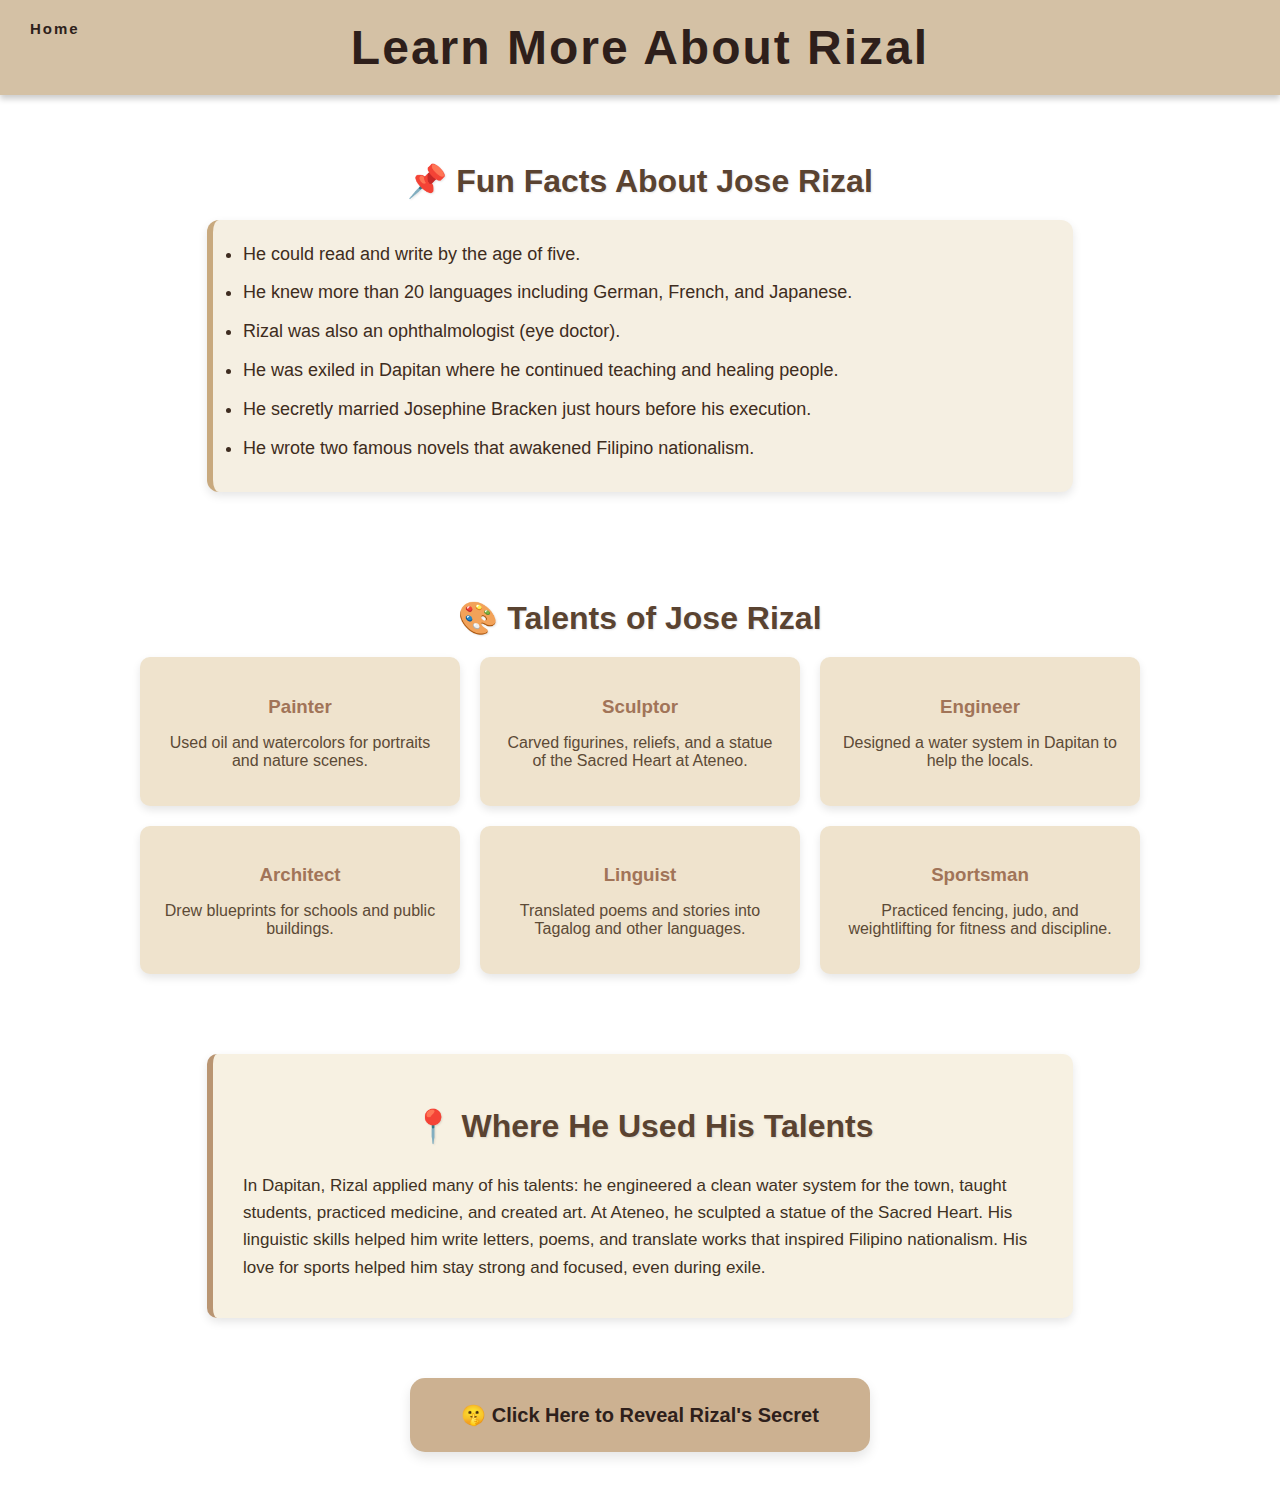
<file: about.html>
<!DOCTYPE html>
<html lang="en">
<head>
    <link rel="icon" type="image/png" href="images/Copilot_20250722_203633 (1).png">
  <meta charset="UTF-8">
  <title>Learn More About Rizal</title>
  <style>
    body {
      margin: 0;
      padding: 0;
      font-family: 'Poppins', sans-serif;
      background-color: #ffffff; /* White background */
      color: #4a3b2a; /* Soft brown text */
    }

    .title {
      position: relative;
      text-align: center;
      font-size: 48px;
      font-weight: bold;
      padding: 20px 60px;
      background-color: #d4c1a5; /* Pale brown */
      color: #2e1f1b; /* Deep brown text */
      box-shadow: 0 4px 6px rgba(0, 0, 0, 0.2);
      letter-spacing: 2px;
    }

    .home-button {
      position: absolute;
      top: 20px;
      left: 30px;
      font-size: 15px;
      color: #2e1f1b;
      text-decoration: none;
      padding-bottom: 3px;
      border-bottom: 2px solid transparent;
      transition: border-color 0.3s;
    }

    .home-button:hover {
      border-color: #a17458;
    }

    .section {
      padding: 40px 60px;
    }

    .section-title {
      font-size: 32px;
      text-align: center;
      color: #5a4331;
      margin-bottom: 20px;
      text-shadow: 1px 1px 2px rgba(0, 0, 0, 0.1);
    }

    ul.fun-facts {
      max-width: 800px;
      margin: auto;
      background-color: #f5efe2;
      border-left: 6px solid #c8a97e;
      padding: 20px 30px;
      border-radius: 12px;
      box-shadow: 0 4px 10px rgba(0, 0, 0, 0.1);
      font-size: 18px;
      color: #3e2c20;
    }

    ul.fun-facts li {
      margin-bottom: 10px;
      line-height: 1.6;
    }

    .talent-grid {
      display: grid;
      grid-template-columns: repeat(auto-fit, minmax(250px, 1fr));
      gap: 20px;
      max-width: 1000px;
      margin: auto;
    }

    .talent-card {
      background-color: #efe3cd;
      padding: 20px;
      border-radius: 10px;
      box-shadow: 0 4px 8px rgba(0, 0, 0, 0.1);
      text-align: center;
      transition: transform 0.3s ease;
      color: #3a2d22;
    }

    .talent-card:hover {
      transform: translateY(-5px);
    }

    .talent-card h3 {
      color: #a17458;
      margin-bottom: 10px;
    }

    .talent-card p {
      font-size: 16px;
      color: #5c4a36;
    }

    .usage-section {
      max-width: 800px;
      margin: 40px auto;
      background-color: #f7f1e2;
      padding: 20px 30px;
      border-left: 6px solid #b99572;
      border-radius: 10px;
      box-shadow: 0 4px 10px rgba(0, 0, 0, 0.1);
      font-size: 17px;
      line-height: 1.6;
      color: #3f3224;
    }

    .secret-box {
      max-width: 400px;
      margin: 60px auto;
      background-color: #ccb191;
      color: #2e1f1b;
      padding: 25px 30px;
      border-radius: 15px;
      text-align: center;
      font-size: 20px;
      font-weight: bold;
      box-shadow: 0 6px 12px rgba(0, 0, 0, 0.1);
      transition: background-color 0.3s;
    }

    .secret-box:hover {
      background-color: #bfa27d;
    }

    .secret-box a {
      text-decoration: none;
      color: #2e1f1b;
      display: block;
    }
  </style>
</head>
<body>

  <div class="title">
    <a href="index.html" class="home-button">Home</a>
    Learn More About Rizal
  </div>

  <div class="section">
    <h2 class="section-title">📌 Fun Facts About Jose Rizal</h2>
    <ul class="fun-facts">
      <li>He could read and write by the age of five.</li>
      <li>He knew more than 20 languages including German, French, and Japanese.</li>
      <li>Rizal was also an ophthalmologist (eye doctor).</li>
      <li>He was exiled in Dapitan where he continued teaching and healing people.</li>
      <li>He secretly married Josephine Bracken just hours before his execution.</li>
      <li>He wrote two famous novels that awakened Filipino nationalism.</li>
    </ul>
  </div>

  <div class="section">
    <h2 class="section-title">🎨 Talents of Jose Rizal</h2>
    <div class="talent-grid">
      <div class="talent-card">
        <h3>Painter</h3>
        <p>Used oil and watercolors for portraits and nature scenes.</p>
      </div>
      <div class="talent-card">
        <h3>Sculptor</h3>
        <p>Carved figurines, reliefs, and a statue of the Sacred Heart at Ateneo.</p>
      </div>
      <div class="talent-card">
        <h3>Engineer</h3>
        <p>Designed a water system in Dapitan to help the locals.</p>
      </div>
      <div class="talent-card">
        <h3>Architect</h3>
        <p>Drew blueprints for schools and public buildings.</p>
      </div>
      <div class="talent-card">
        <h3>Linguist</h3>
        <p>Translated poems and stories into Tagalog and other languages.</p>
      </div>
      <div class="talent-card">
        <h3>Sportsman</h3>
        <p>Practiced fencing, judo, and weightlifting for fitness and discipline.</p>
      </div>
    </div>
  </div>

  <div class="usage-section">
    <h2 class="section-title">📍 Where He Used His Talents</h2>
    <p>In Dapitan, Rizal applied many of his talents: he engineered a clean water system for the town, taught students, practiced medicine, and created art. At Ateneo, he sculpted a statue of the Sacred Heart. His linguistic skills helped him write letters, poems, and translate works that inspired Filipino nationalism. His love for sports helped him stay strong and focused, even during exile.</p>
  </div>

  <div class="secret-box">
    <a href="secret.html">🤫 Click Here to Reveal Rizal's Secret</a>
  </div>

</body>
</html>
</file>
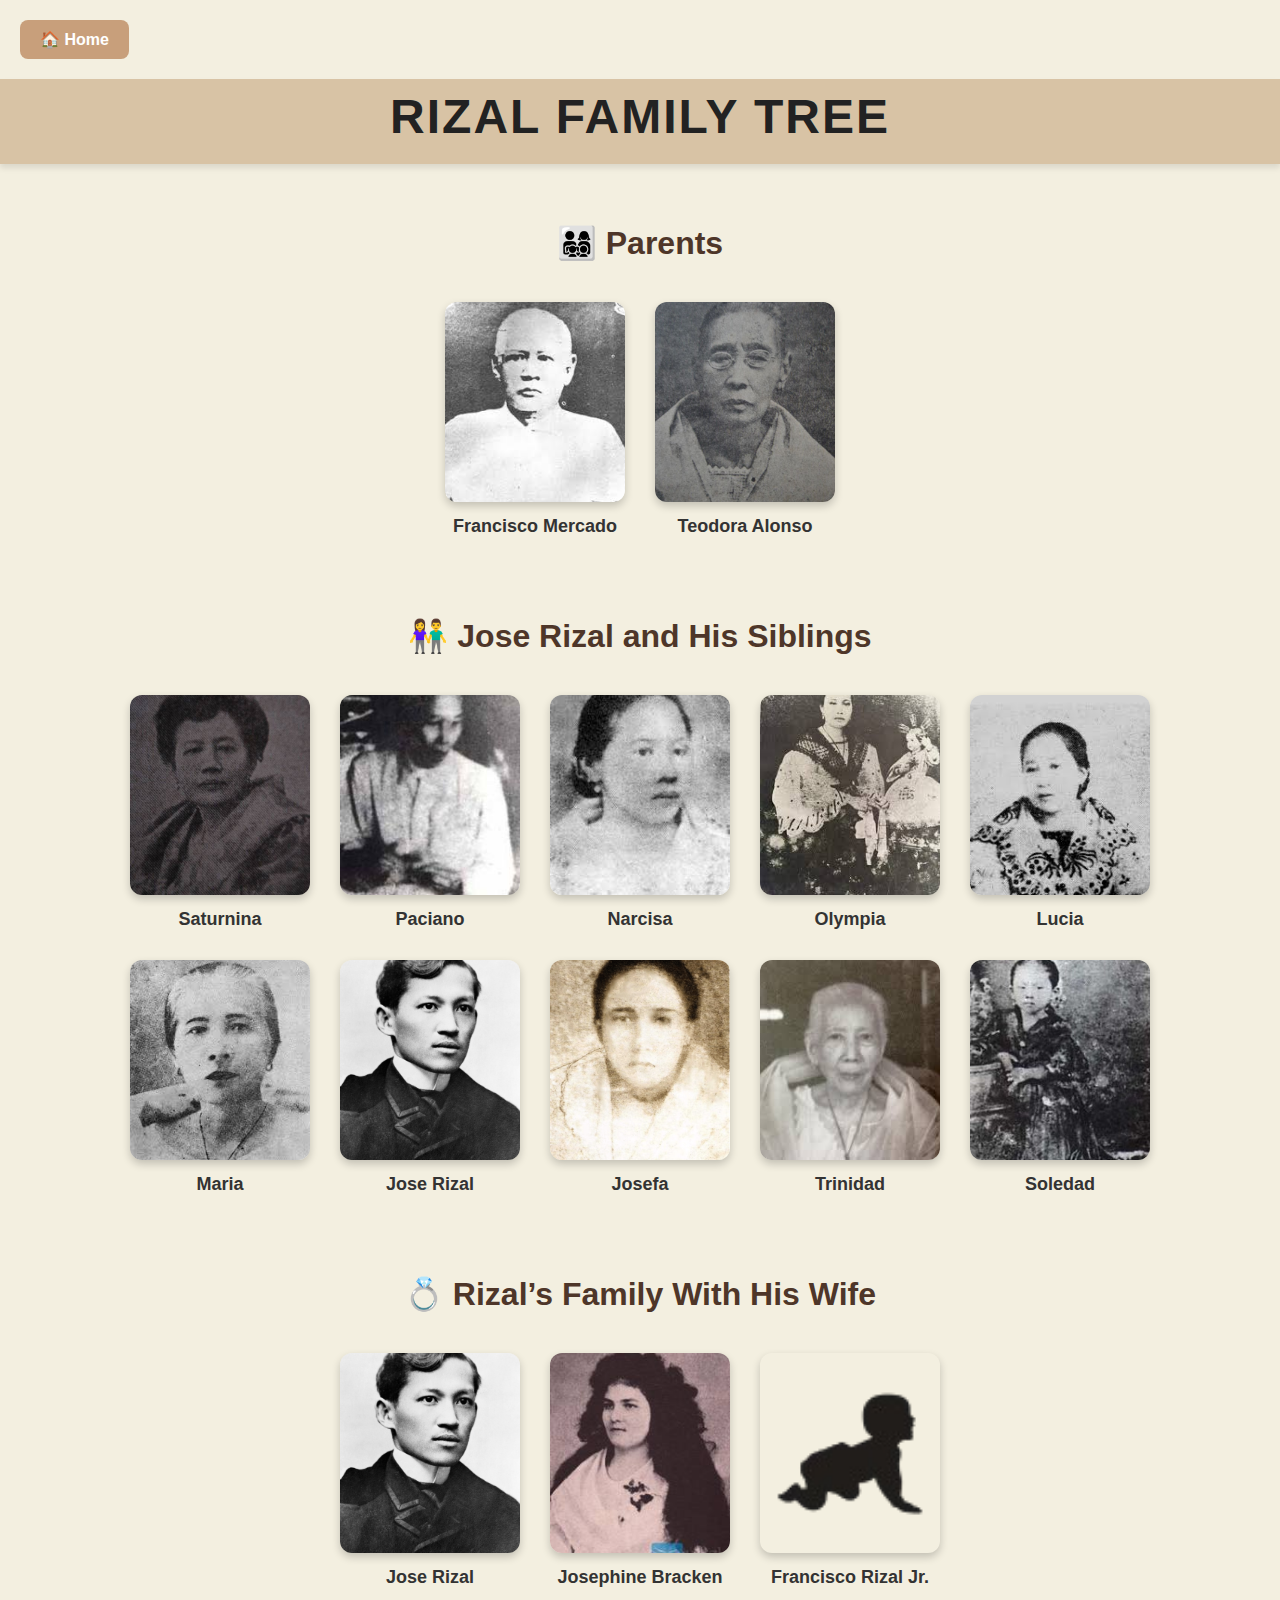
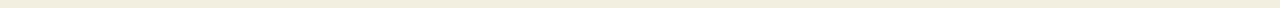
<file: family.html>
<!DOCTYPE html>
<html lang="en">
<head>
  <link rel="icon" type="image/png" href="images/Copilot_20250722_203633 (1).png">
  <meta charset="UTF-8">
  <title>RIZAL FAMILY TREE</title>
  <style>
    body {
      margin: 0;
      padding: 0;
      font-family: 'Poppins', sans-serif;
      background-color: #f3efe0;
      color: #333;
    }

    /* Home Button Style */
    .home-button {
      display: inline-block;
      margin: 20px;
      padding: 10px 20px;
      background-color: #c89f7b;
      color: white;
      text-decoration: none;
      border-radius: 8px;
      font-weight: bold;
      transition: background-color 0.3s;
    }

    .home-button:hover {
      background-color: #b1815f;
    }

    .title {
      text-align: center;
      font-size: 48px;
      font-weight: bold;
      padding: 10px 0 20px;
      background-color: #d8c3a5;
      color: #222;
      letter-spacing: 2px;
      box-shadow: 0 4px 6px rgba(0,0,0,0.1);
    }

    h2.section-title {
      text-align: center;
      font-size: 32px;
      margin-top: 60px;
      margin-bottom: 20px;
      color: #4e3629;
    }

    .family-container {
      display: flex;
      flex-wrap: wrap;
      justify-content: center;
      gap: 30px;
      padding: 20px 40px;
    }

    .family-member {
      width: 180px;
      text-align: center;
      transition: transform 0.3s ease, box-shadow 0.3s ease;
    }

    .family-member img {
      width: 100%;
      height: 200px;
      object-fit: cover;
      border-radius: 12px;
      box-shadow: 0 4px 8px rgba(0,0,0,0.2);
    }

    .family-member:hover {
      transform: translateY(-10px);
      box-shadow: 0 12px 20px rgba(0,0,0,0.25);
    }

    .name {
      margin-top: 10px;
      font-size: 18px;
      font-weight: 600;
    }
  </style>
</head>
<body>

  <!-- Home Button -->
  <a href="index.html" class="home-button">🏠 Home</a>

  <!-- Title -->
  <div class="title">RIZAL FAMILY TREE</div>

  <!-- Parents -->
  <h2 class="section-title">👨‍👩‍👧‍👦 Parents</h2>
  <div class="family-container">
    <div class="family-member">
      <img src="images/FAMILY 1.jpeg" alt="Francisco Mercado">
      <div class="name">Francisco Mercado</div>
    </div>
    <div class="family-member">
      <img src="images/teod.jpg" alt="Teodora Alonso">
      <div class="name">Teodora Alonso</div>
    </div>
  </div>

  <!-- Siblings and Jose -->
  <h2 class="section-title">👫 Jose Rizal and His Siblings</h2>
  <div class="family-container">
    <div class="family-member">
      <img src="images/satur.jpg" alt="Saturnina Rizal">
      <div class="name">Saturnina</div>
    </div>
    <div class="family-member">
      <img src="images/paciano.jpg" alt="Paciano Rizal">
      <div class="name">Paciano</div>
    </div>
    <div class="family-member">
      <img src="images/narcisa.jpeg" alt="Narcisa Rizal">
      <div class="name">Narcisa</div>
    </div>
    <div class="family-member">
      <img src="images/olym.jpeg" alt="Olympia Rizal">
      <div class="name">Olympia</div>
    </div>
    <div class="family-member">
      <img src="images/luc.jpg" alt="Lucia Rizal">
      <div class="name">Lucia</div>
    </div>
    <div class="family-member">
      <img src="images/maria.jpeg" alt="Maria Rizal">
      <div class="name">Maria</div>
    </div>
    <div class="family-member">
      <img src="images/Jose_Rizal_full.jpg" alt="Jose Rizal">
      <div class="name">Jose Rizal</div>
    </div>
    <div class="family-member">
      <img src="images/Josefa-Rizal-Source-https-ourhappyschoolcom-history-josefa-rizal-katipunera.png" alt="Josefa Rizal">
      <div class="name">Josefa</div>
    </div>
    <div class="family-member">
      <img src="images/trini.jpeg" alt="Trinidad Rizal">
      <div class="name">Trinidad</div>
    </div>
    <div class="family-member">
      <img src="images/soledad.jpg" alt="Soledad Rizal">
      <div class="name">Soledad</div>
    </div>
  </div>

  <!-- Rizal’s Family With Wife -->
  <h2 class="section-title">💍 Rizal’s Family With His Wife</h2>
  <div class="family-container">
    <div class="family-member">
      <img src="images/Jose_Rizal_full.jpg" alt="Jose Rizal">
      <div class="name">Jose Rizal</div>
    </div>
    <div class="family-member">
      <img src="images/brXK.jpg" alt="Josephine Bracken">
      <div class="name">Josephine Bracken</div>
    </div>
    <div class="family-member">
      <img src="images/Untitled_design__2_-removebg-preview.png" alt="Francisco Rizal Jr.">
      <div class="name">Francisco Rizal Jr.</div>
    </div>
  </div>

</body>
</html>
</file>
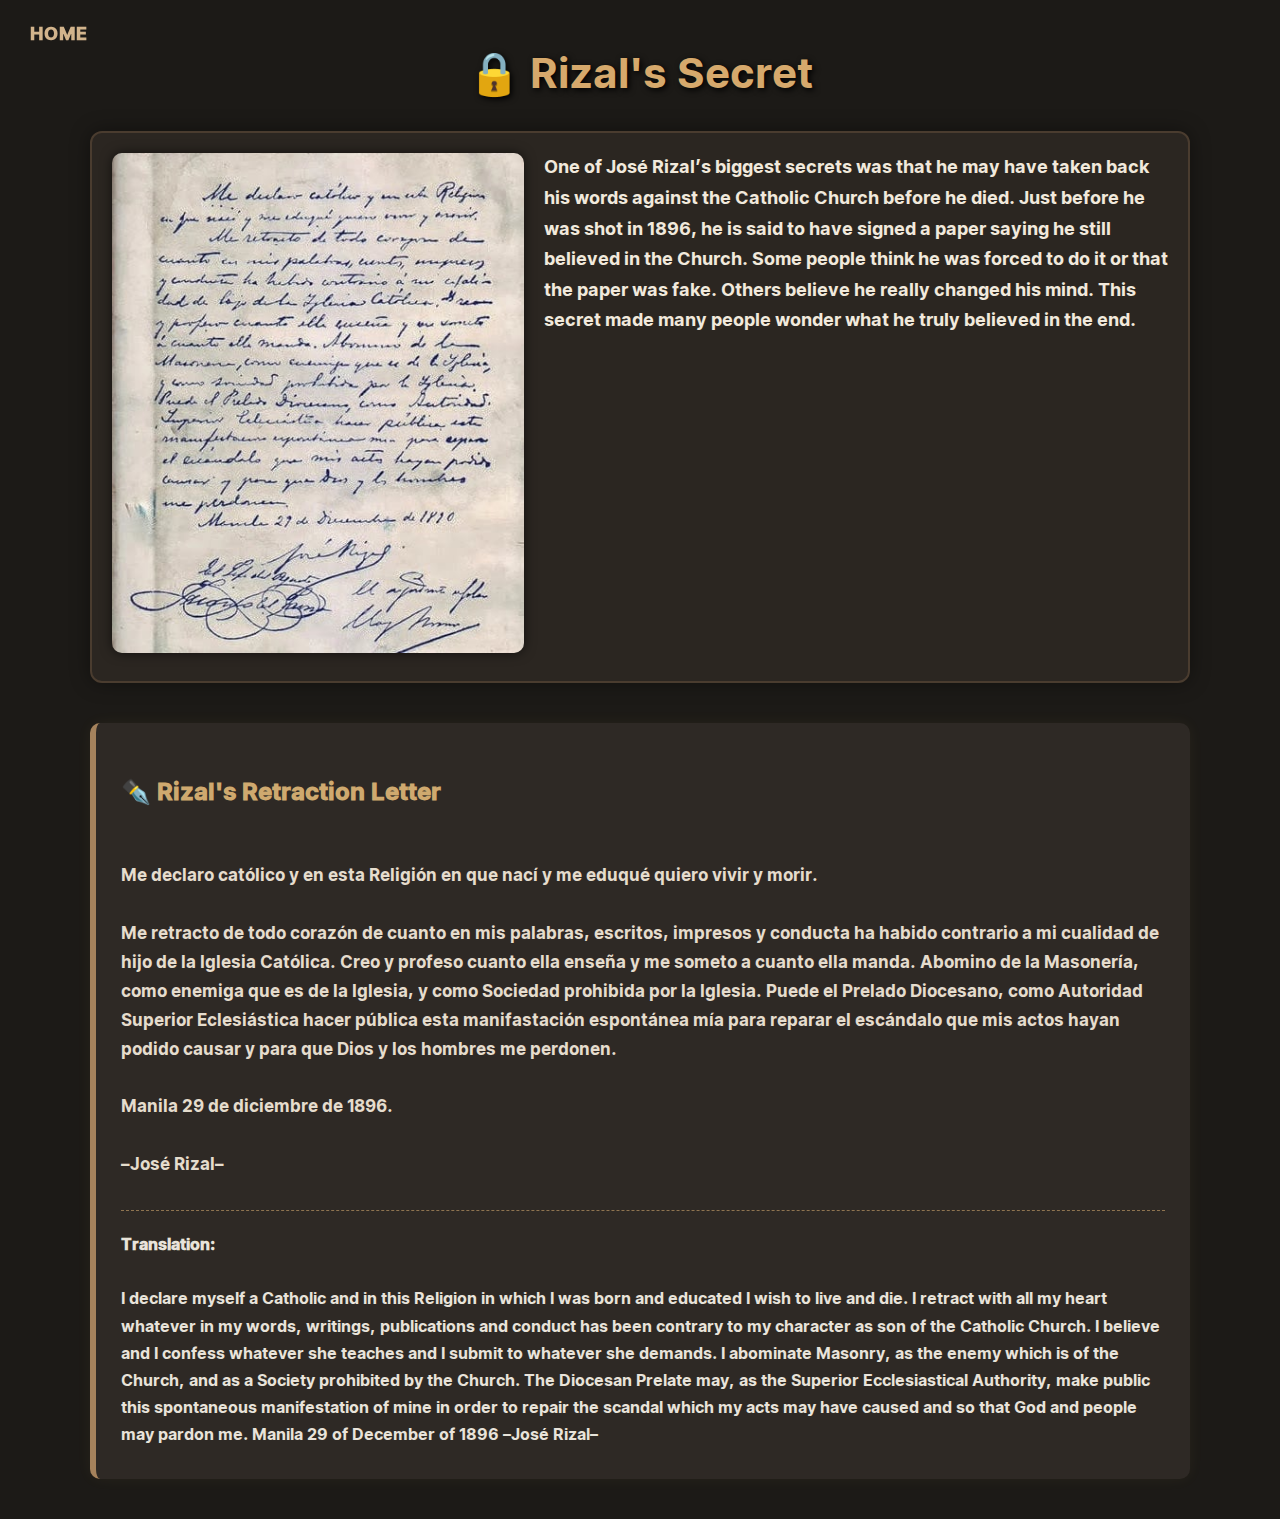
<file: secret.html>
<!DOCTYPE html>
<html lang="en">
<head>
    <link rel="icon" type="image/png" href="images/Copilot_20250722_203633 (1).png">
  <meta charset="UTF-8">
  <title>Rizal's Secret</title>
  
  <link href="https://fonts.googleapis.com/css2?family=Konkhmer+Sleokchher&display=swap" rel="stylesheet">
  <style>
    body {
      margin: 0;
      padding: 0;
      font-family: 'Konkhmer Sleokchher', cursive;
      background-color: #1c1a17;
      color: #e8e3da;
      line-height: 1.7;
    }


    .container {
      max-width: 1100px;
      margin: auto;
      padding: 40px 20px;
    }

    .title {
      text-align: center;
      font-size: 42px;
      color: #d6a96c;
      margin-bottom: 20px;
      text-shadow: 2px 2px 6px #000;
    }

    .secret-section {
      display: flex;
      flex-wrap: wrap;
      background-color: #2b2621;
      border: 2px solid #4a3c2f;
      border-radius: 12px;
      padding: 20px;
      box-shadow: 0 0 20px rgba(0,0,0,0.4);
      margin-bottom: 40px;
    }

    .secret-image {
      flex: 1 1 300px;
      padding-right: 20px;
    }

    .secret-image img {
      width: 100%;
      border-radius: 10px;
      box-shadow: 0 0 12px rgba(0, 0, 0, 0.6);
    }

    .secret-text {
      flex: 2 1 400px;
      font-size: 18px;
      color: #f1e9dc;
    }

    .retraction-section {
      background-color: #2e2925;
      border-left: 6px solid #a5825c;
      padding: 30px 25px;
      border-radius: 10px;
      box-shadow: 0 0 15px rgba(255, 214, 107, 0.05);
    }

    .retraction-section h2 {
      color: #cfa96f;
      margin-bottom: 20px;
    }

    .retraction-text {
      white-space: pre-line;
      font-size: 17px;
      color: #e5dccd;
    }

    .translation {
      margin-top: 30px;
      padding-top: 20px;
      border-top: 1px dashed #8f7450;
    }

    @media (max-width: 768px) {
      .secret-section {
        flex-direction: column;
      }

      .secret-image {
        padding-right: 0;
        margin-bottom: 20px;
      }
    }

    .home-button {
  position: fixed;
  top: 20px;
  left: 30px;
  color: #d2b48c; /* light brown accent */
  font-size: 18px;
  text-decoration: none;
  font-weight: bold;
  letter-spacing: 1px;
  z-index: 1000;
  font-family: 'Konkhmer Sleokchher', cursive;
  transition: color 0.3s ease;
}

.home-button::after {
  content: '';
  display: block;
  height: 2px;
  background-color: #d2b48c;
  transform: scaleX(0);
  transition: transform 0.3s ease;
  transform-origin: center;
  font-weight: normal;
}

.home-button:hover {
  color: #f0e4d0;
}

.home-button:hover::after {
  transform: scaleX(1);
}



  </style>
</head>
<body>

    <a href="index.html" class="home-button">HOME</a>


  <div class="container">
    <div class="title">🔒 Rizal's Secret</div>

    <div class="secret-section">
      <div class="secret-image">
        <img src="images/36e4635b-3819-4e4a-a1bf-5bd0244eb9a6.jpeg" alt="Rizal Retraction or Last Moments">
      </div>
      <div class="secret-text">
        One of José Rizal’s biggest secrets was that he may have taken back his words against the Catholic Church before he died. Just before he was shot in 1896, he is said to have signed a paper saying he still believed in the Church. Some people think he was forced to do it or that the paper was fake. Others believe he really changed his mind. This secret made many people wonder what he truly believed in the end.
      </div>
    </div>

    <div class="retraction-section">
      <h2>✒️ Rizal's Retraction Letter</h2>
      <div class="retraction-text">
Me declaro católico y en esta Religión en que nací y me eduqué quiero vivir y morir.

Me retracto de todo corazón de cuanto en mis palabras, escritos, impresos y conducta ha habido contrario a mi cualidad de hijo de la Iglesia Católica. Creo y profeso cuanto ella enseña y me someto a cuanto ella manda. Abomino de la Masonería, como enemiga que es de la Iglesia, y como Sociedad prohibida por la Iglesia. Puede el Prelado Diocesano, como Autoridad Superior Eclesiástica hacer pública esta manifastación espontánea mía para reparar el escándalo que mis actos hayan podido causar y para que Dios y los hombres me perdonen.

Manila 29 de diciembre de 1896.

–José Rizal–
      </div>

      <div class="translation">
        <strong>Translation:</strong><br><br>
I declare myself a Catholic and in this Religion in which I was born and educated I wish to live and die.

I retract with all my heart whatever in my words, writings, publications and conduct has been contrary to my character as son of the Catholic Church. I believe and I confess whatever she teaches and I submit to whatever she demands. I abominate Masonry, as the enemy which is of the Church, and as a Society prohibited by the Church. The Diocesan Prelate may, as the Superior Ecclesiastical Authority, make public this spontaneous manifestation of mine in order to repair the scandal which my acts may have caused and so that God and people may pardon me.

Manila 29 of December of 1896

–José Rizal–
      </div>
    </div>
  </div>
</body>
</html>
</file>
